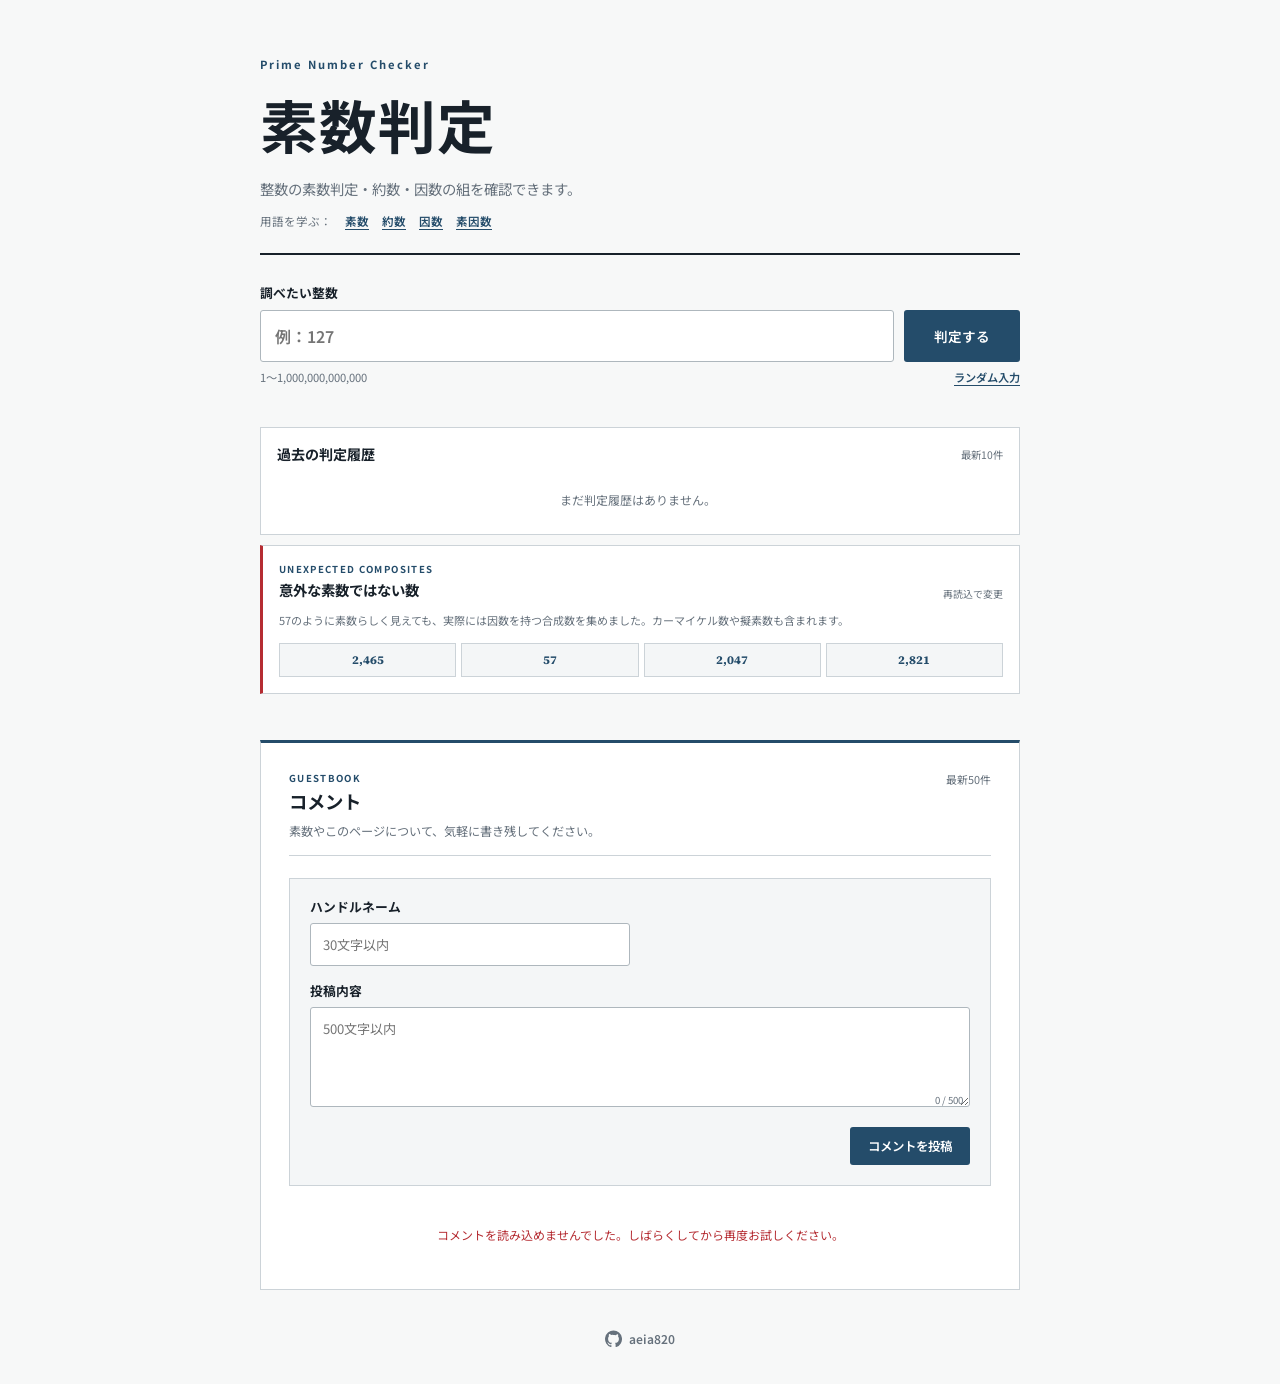
<file: index.html>
<!doctype html>
<html lang="ja">
<head>
  <meta charset="UTF-8">
  <meta name="viewport" content="width=device-width,initial-scale=1">
  <meta name="description" content="整数の素数判定、約数、素因数分解、周辺の素数分布を表示します。">
  <link rel="icon" href="favicon.svg" type="image/svg+xml">
  <title>素数判定</title>
  <link rel="stylesheet" href="style.css?v=20260802-6">
</head>
<body>
<main class="app-shell">
  <header class="page-header">
    <p class="series">Prime Number Checker</p>
    <h1 id="app-title">素数判定</h1>
    <p class="lead">整数の素数判定・約数・因数の組を確認できます。</p><nav class="term-links" aria-label="用語解説"><span>用語を学ぶ：</span><a href="guide.html#prime">素数</a><a href="guide.html#divisor">約数</a><a href="guide.html#factor">因数</a><a href="guide.html#prime-factor">素因数</a></nav>
  </header>

  <section class="search-panel" aria-labelledby="app-title">
    <form id="prime-form" novalidate>
      <label for="number-input">調べたい整数</label>
      <div class="input-row"><input id="number-input" name="number" type="text" inputmode="numeric" autocomplete="off" placeholder="例：127" aria-describedby="input-note error-message"><button type="submit">判定する</button></div>
      <div class="form-meta"><span id="input-note">1〜1,000,000,000,000</span><button class="random-button" id="random-button" type="button">ランダム入力</button></div>
      <p id="error-message" class="error" role="alert"></p>
      <section class="history-box" aria-labelledby="history-title">
        <div class="history-heading"><h2 id="history-title">過去の判定履歴</h2><span>最新10件</span></div>
        <ol id="history-list" class="history-list"><li class="empty-state">まだ判定履歴はありません。</li></ol>
      </section>
      <aside class="surprising-primes" aria-labelledby="surprising-primes-title">
        <div class="surprising-heading"><div><p class="section-kicker">UNEXPECTED COMPOSITES</p><h2 id="surprising-primes-title">意外な素数ではない数</h2></div><span>再読込で変更</span></div>
        <p>57のように素数らしく見えても、実際には因数を持つ合成数を集めました。カーマイケル数や擬素数も含まれます。</p>
        <div id="surprising-primes-list" class="surprising-primes-list"></div>
      </aside>
    </form>
  </section>

  <section id="result" class="result" aria-live="polite" hidden>
    <div class="result-top"><div id="result-icon" class="result-icon" aria-hidden="true">✓</div><div><p id="result-kicker" class="result-kicker"></p><h2 id="result-title"></h2></div></div>
    <p id="result-description" class="result-description"></p>
    <div class="number-profile" aria-labelledby="profile-title">
      <div class="section-heading"><h3 id="profile-title">数のプロフィール</h3><span id="profile-count"></span></div>
      <div id="profile-tags" class="profile-tags"></div>
    </div>
    <div id="certificate-area" class="certificate-area" hidden>
      <div class="certificate-mark" aria-hidden="true">∎</div>
      <div><div class="section-heading"><h3>素数証明書</h3><span>TRIAL DIVISION CERTIFICATE</span></div><p id="certificate-summary"></p><div id="certificate-details" class="certificate-details"></div></div>
    </div>
    <div id="divisor-area" class="divisor-area" hidden><div class="section-heading"><h3>約数</h3><span id="divisor-count"></span></div><div id="divisor-list" class="divisor-list"></div></div>
    <div class="number-detail">
      <div class="tabs" role="tablist" aria-label="因数の詳細">
        <button class="tab is-active" id="factor-tab" role="tab" aria-selected="true" aria-controls="factor-panel" data-tab-group="factor" data-tab-target="factor-panel">因数の組</button>
        <button class="tab" id="prime-factor-tab" role="tab" aria-selected="false" aria-controls="prime-factor-panel" data-tab-group="factor" data-tab-target="prime-factor-panel">素因数分解</button>
      </div>
      <div id="factor-panel" class="tab-panel" role="tabpanel" aria-labelledby="factor-tab"><div class="section-meta"><span id="factor-count"></span></div><div id="factor-list" class="factor-list"></div></div>
      <div id="prime-factor-panel" class="tab-panel" role="tabpanel" aria-labelledby="prime-factor-tab" hidden><div id="prime-factor-expression" class="formula"></div><p id="prime-factor-note" class="panel-note"></p></div>
    </div>
  </section>

  <section id="nearby-area" class="nearby-area" aria-labelledby="nearby-heading" hidden>
    <div class="tabs" role="tablist" aria-label="周辺の整数">
      <button class="tab is-active" id="nearby-integers-tab" role="tab" aria-selected="true" aria-controls="nearby-integers-panel" data-tab-group="nearby" data-tab-target="nearby-integers-panel">前後の整数</button>
      <button class="tab" id="nearby-primes-tab" role="tab" aria-selected="false" aria-controls="nearby-primes-panel" data-tab-group="nearby" data-tab-target="nearby-primes-panel">前後の素数</button>
    </div>
    <div id="nearby-integers-panel" class="tab-panel" role="tabpanel" aria-labelledby="nearby-integers-tab">
      <div class="section-heading"><h2 id="nearby-heading">前後の整数</h2><span id="nearby-count"></span></div>
      <div class="table-wrap"><table><thead><tr><th>位置</th><th>整数</th><th>判定</th></tr></thead><tbody id="nearby-body"></tbody></table></div>
      <p class="table-note"><span></span>赤色は素数を示します。</p>
    </div>
    <div id="nearby-primes-panel" class="tab-panel" role="tabpanel" aria-labelledby="nearby-primes-tab" hidden>
      <div class="prime-gap-grid"><article><p>直前の素数</p><strong id="previous-prime"></strong><span id="previous-gap"></span></article><article><p>直後の素数</p><strong id="next-prime"></strong><span id="next-gap"></span></article></div>
      <div class="gap-summary"><span>素数間隔</span><strong id="prime-gap"></strong><p id="gap-note"></p></div>
    </div>
  </section>

  <section id="visualization-area" class="visualization-area" aria-labelledby="visualization-title" hidden>
    <div class="section-heading"><div><p class="section-kicker">PRIME DISTRIBUTION</p><h2 id="visualization-title">周辺の素数分布</h2></div><span id="visualization-range"></span></div>
    <div id="prime-chart" class="prime-chart" role="img" aria-label="周辺の整数における素数の分布"></div>
    <div class="chart-legend"><span><i class="prime-key"></i>素数</span><span><i class="current-key"></i>現在値</span></div>
  </section>

  <section id="network-area" class="network-area" aria-labelledby="network-title" hidden>
    <div class="section-heading"><div><p class="section-kicker">DIVISOR NETWORK</p><h2 id="network-title">約数ネットワーク</h2></div><span id="network-count"></span></div>
    <div class="network-canvas"><svg id="divisor-network" viewBox="0 0 760 390" role="img" aria-labelledby="network-svg-title network-svg-description"><title id="network-svg-title">入力値と約数のネットワーク</title><desc id="network-svg-description">中央が入力値、周囲が約数です。赤色は素因数を示します。</desc></svg></div>
    <div class="chart-legend network-legend"><span><i class="divisor-key"></i>約数</span><span><i class="prime-key"></i>素因数</span><span><i class="current-key"></i>入力値</span></div>
    <p id="network-note" class="network-note"></p>
  </section>
  <section class="comments-area" aria-labelledby="comments-title">
    <div class="comments-header"><div><p class="section-kicker">GUESTBOOK</p><h2 id="comments-title">コメント</h2><p>素数やこのページについて、気軽に書き残してください。</p></div><span>最新50件</span></div>
    <form id="comment-form" class="comment-form" novalidate>
      <div class="comment-field"><label for="comment-name">ハンドルネーム</label><input id="comment-name" name="name" type="text" maxlength="30" autocomplete="nickname" placeholder="30文字以内" required></div>
      <div class="comment-field"><label for="comment-content">投稿内容</label><textarea id="comment-content" name="content" maxlength="500" rows="4" placeholder="500文字以内" required></textarea><span id="comment-counter">0 / 500</span></div>
      <input class="comment-honeypot" name="website" type="text" tabindex="-1" autocomplete="off" aria-hidden="true">
      <div class="comment-submit-row"><p id="comment-message" role="status"></p><button type="submit">コメントを投稿</button></div>
    </form>
    <div id="comments-list" class="comments-list" aria-live="polite"><p class="empty-state">コメントを読み込んでいます…</p></div>
  </section>

  <footer><a href="https://github.com/aeia820/prime-number-checker" target="_blank" rel="noopener noreferrer" aria-label="GitHubで aeia820/prime-number-checker を開く"><svg viewBox="0 0 24 24" aria-hidden="true"><path fill="currentColor" d="M12 .7a12 12 0 0 0-3.79 23.38c.6.11.82-.26.82-.58v-2.1c-3.34.73-4.04-1.42-4.04-1.42-.55-1.39-1.33-1.76-1.33-1.76-1.09-.74.08-.73.08-.73 1.2.09 1.84 1.24 1.84 1.24 1.07 1.84 2.81 1.31 3.5 1 .11-.78.42-1.31.76-1.61-2.67-.3-5.47-1.33-5.47-5.93 0-1.31.47-2.38 1.24-3.22-.12-.3-.54-1.52.12-3.18 0 0 1.01-.32 3.3 1.23A11.5 11.5 0 0 1 12 6.92c1.02 0 2.04.14 3 .4 2.29-1.55 3.3-1.23 3.3-1.23.66 1.66.24 2.88.12 3.18.77.84 1.23 1.91 1.23 3.22 0 4.61-2.81 5.62-5.48 5.92.43.37.81 1.1.81 2.22v2.87c0 .32.22.7.83.58A12 12 0 0 0 12 .7Z"/></svg><span>aeia820</span></a></footer>
</main>
<script src="script.js?v=20260802-8"></script>
<script src="comments.js?v=20260802-2"></script>
</body>
</html>
</file>
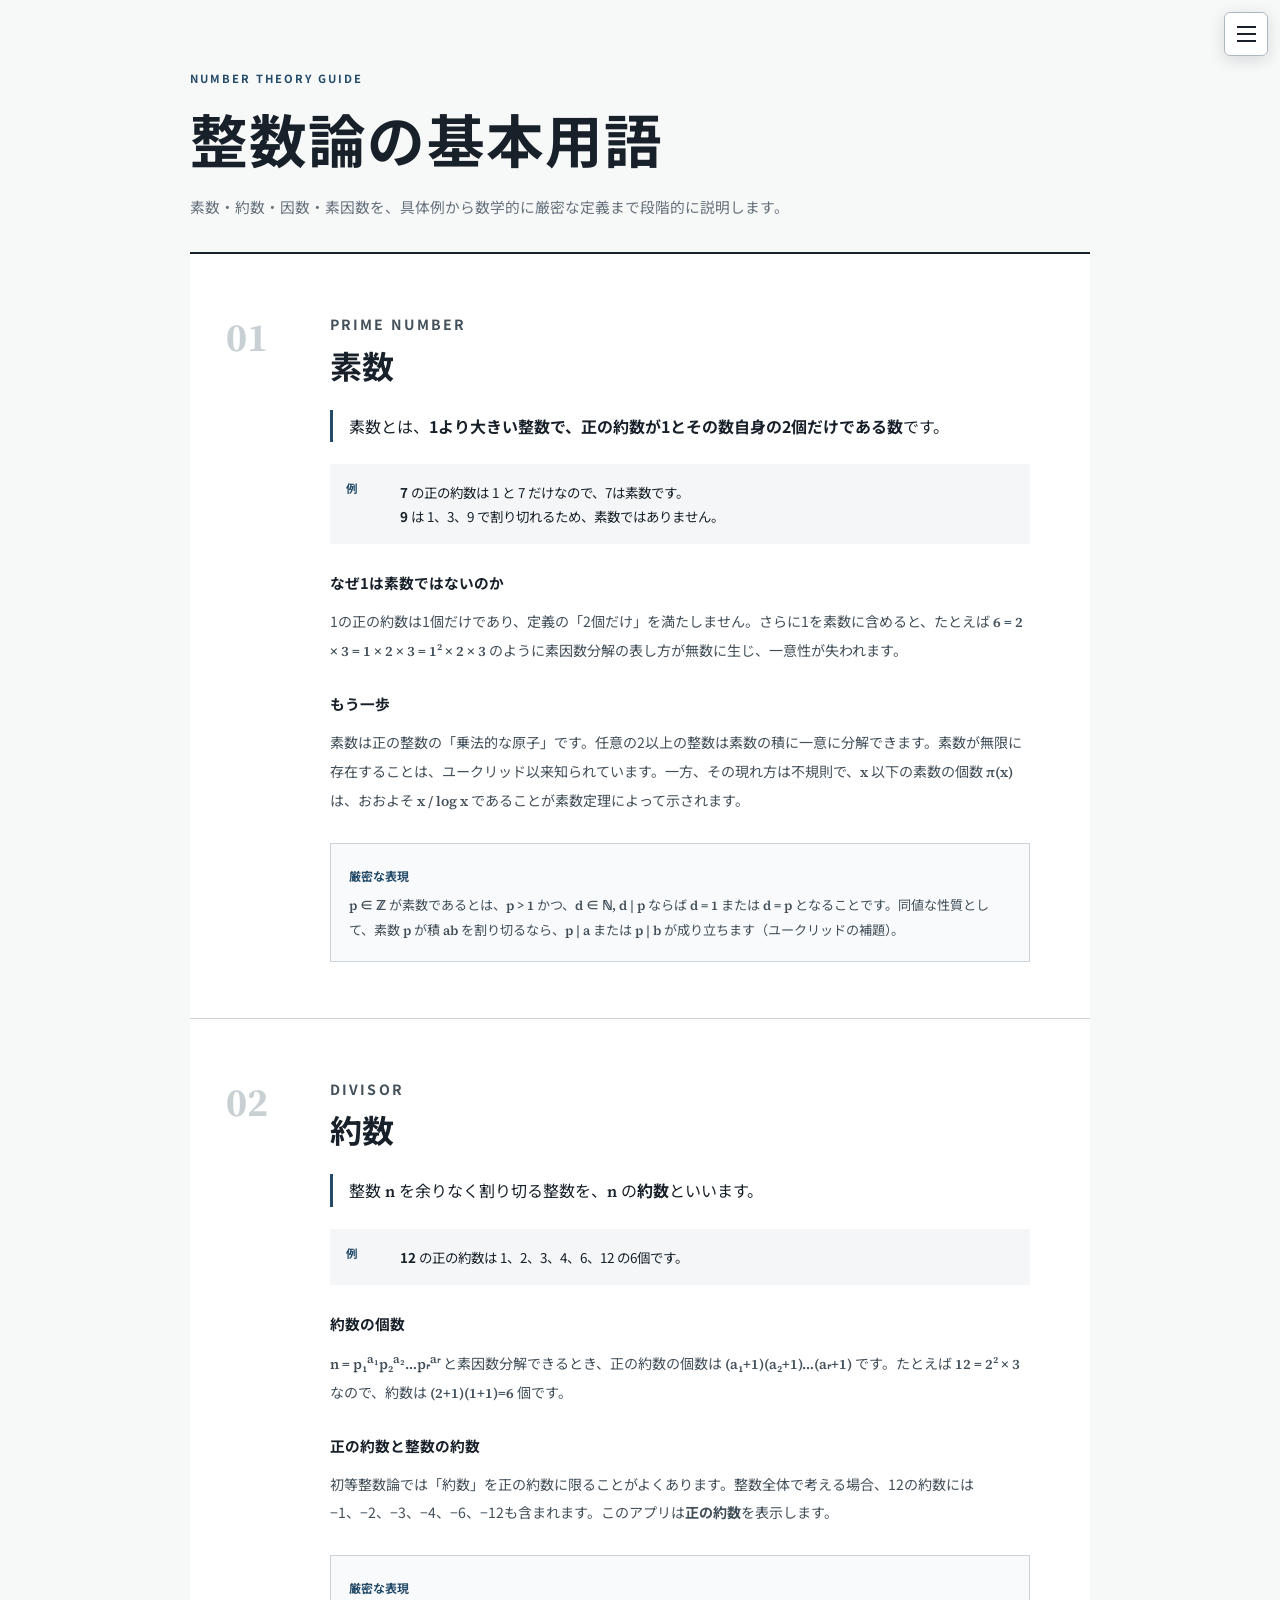
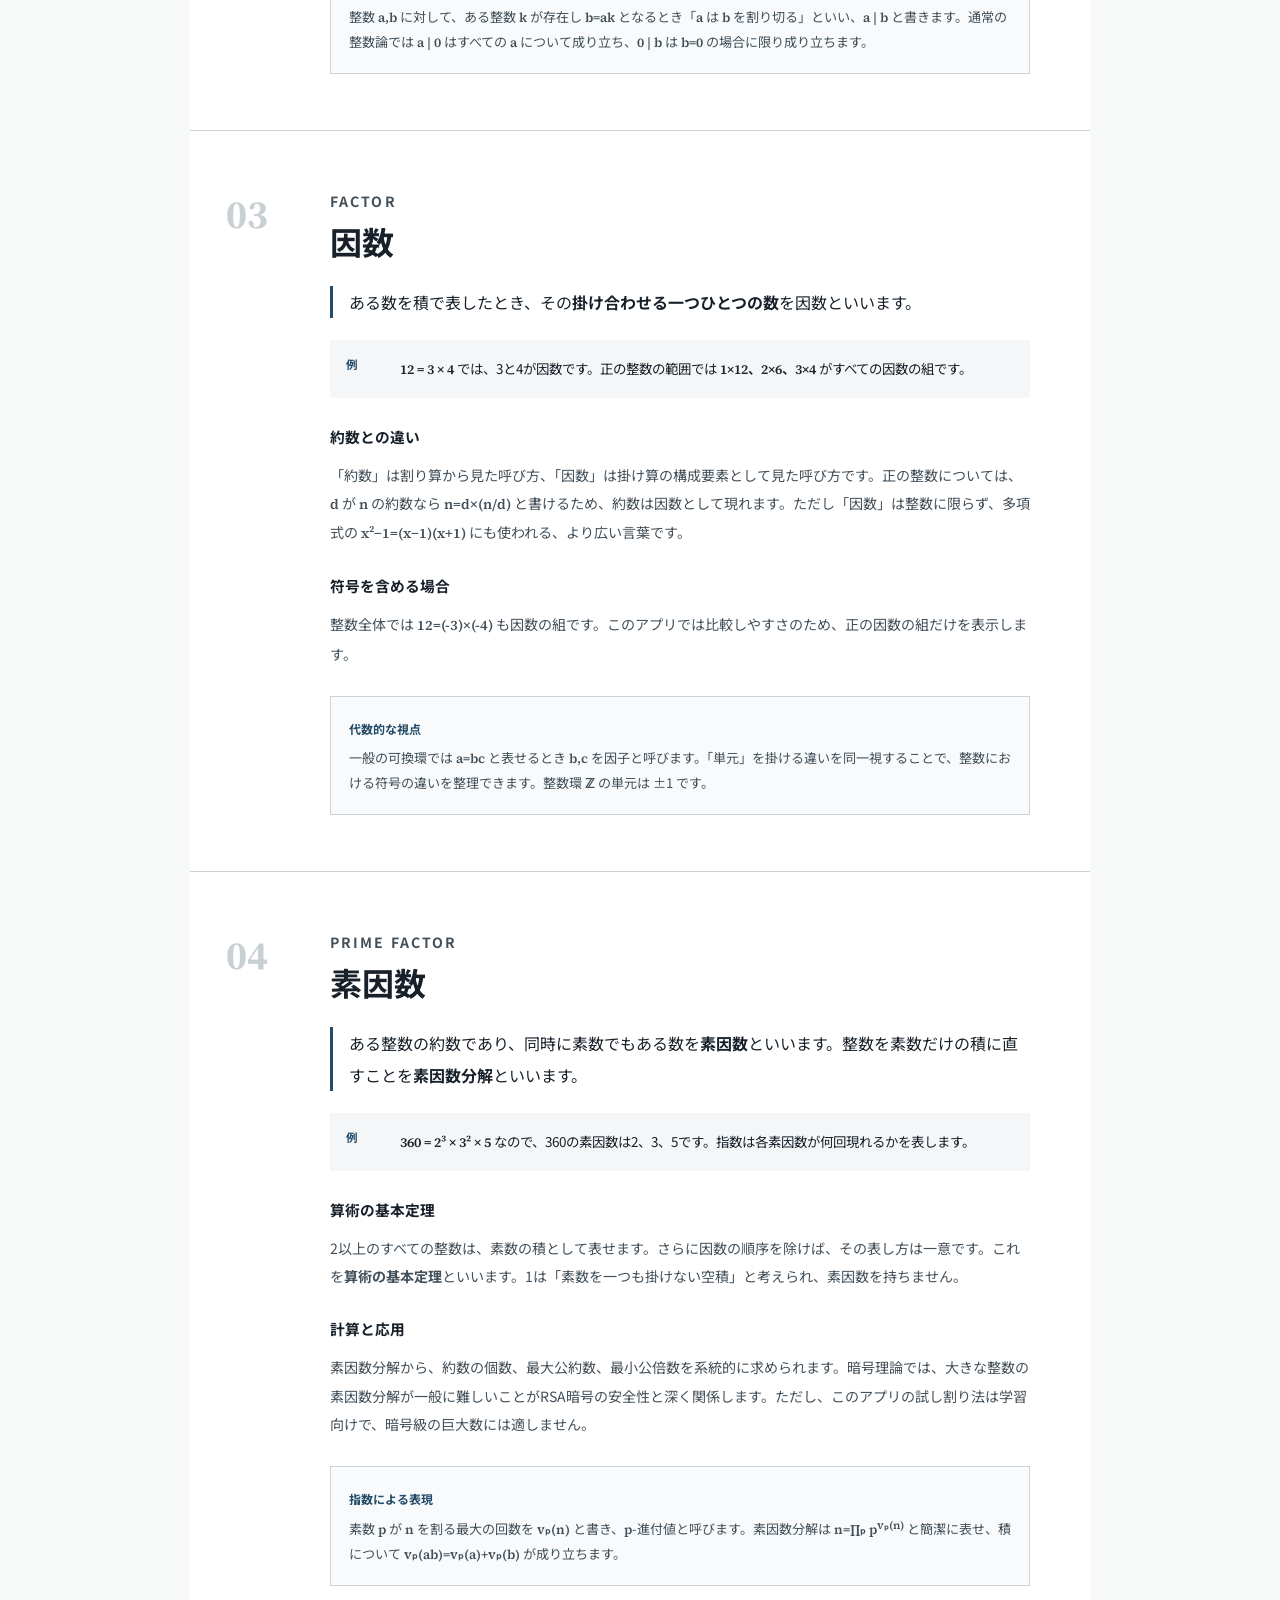
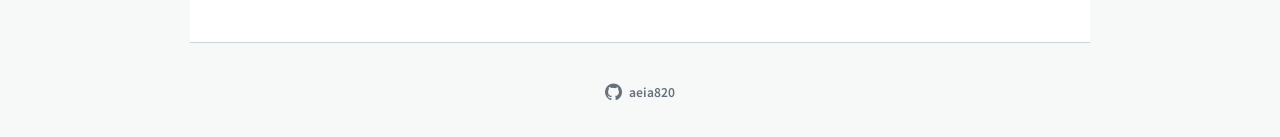
<file: guide.html>
<!doctype html>
<html lang="ja">
<head>
  <meta charset="UTF-8">
  <meta name="viewport" content="width=device-width,initial-scale=1">
  <meta name="description" content="素数・約数・因数・素因数を、直感から厳密な定義まで解説します。">
  <link rel="icon" href="favicon.svg" type="image/svg+xml">
  <title>整数論の基本用語｜素数判定</title>
  <link rel="stylesheet" href="style.css">
</head>
<body class="guide-page">
<main class="guide-shell">
  <nav class="floating-guide-menu" aria-label="解説ページメニュー" data-open="false">
    <button class="menu-toggle" type="button" aria-expanded="false" aria-controls="guide-menu-links" aria-label="解説メニューを開く"><span></span><span></span><span></span></button>
    <div class="floating-menu-links" id="guide-menu-links">
      <a class="floating-back" href="index.html"><span aria-hidden="true">←</span><span>素数判定へ戻る</span></a>
      <a href="#prime"><b>01</b><span>素数</span></a>
      <a href="#divisor"><b>02</b><span>約数</span></a>
      <a href="#factor"><b>03</b><span>因数</span></a>
      <a href="#prime-factor"><b>04</b><span>素因数</span></a>
    </div>
  </nav>

  <header class="guide-header">
    <p class="series">NUMBER THEORY GUIDE</p>
    <h1>整数論の基本用語</h1>
    <p class="guide-lead">素数・約数・因数・素因数を、具体例から数学的に厳密な定義まで段階的に説明します。</p>
  </header>

  <article class="guide-content">
    <section id="prime" class="term-section">
      <div class="term-number">01</div><div class="term-body">
        <p class="term-en">PRIME NUMBER</p><h2>素数</h2>
        <p class="definition">素数とは、<strong>1より大きい整数で、正の約数が1とその数自身の2個だけである数</strong>です。</p>
        <div class="example-box"><span>例</span><p><strong>7</strong> の正の約数は 1 と 7 だけなので、7は素数です。<br><strong>9</strong> は 1、3、9 で割り切れるため、素数ではありません。</p></div>
        <h3>なぜ1は素数ではないのか</h3><p>1の正の約数は1個だけであり、定義の「2個だけ」を満たしません。さらに1を素数に含めると、たとえば <span class="math">6 = 2 × 3 = 1 × 2 × 3 = 1² × 2 × 3</span> のように素因数分解の表し方が無数に生じ、一意性が失われます。</p>
        <h3>もう一歩</h3><p>素数は正の整数の「乗法的な原子」です。任意の2以上の整数は素数の積に一意に分解できます。素数が無限に存在することは、ユークリッド以来知られています。一方、その現れ方は不規則で、<span class="math">x</span> 以下の素数の個数 <span class="math">π(x)</span> は、おおよそ <span class="math">x / log x</span> であることが素数定理によって示されます。</p>
        <div class="rigor"><strong>厳密な表現</strong><p><span class="math">p ∈ ℤ</span> が素数であるとは、<span class="math">p &gt; 1</span> かつ、<span class="math">d ∈ ℕ, d | p</span> ならば <span class="math">d = 1</span> または <span class="math">d = p</span> となることです。同値な性質として、素数 <span class="math">p</span> が積 <span class="math">ab</span> を割り切るなら、<span class="math">p | a</span> または <span class="math">p | b</span> が成り立ちます（ユークリッドの補題）。</p></div>
      </div>
    </section>

    <section id="divisor" class="term-section">
      <div class="term-number">02</div><div class="term-body">
        <p class="term-en">DIVISOR</p><h2>約数</h2>
        <p class="definition">整数 <span class="math">n</span> を余りなく割り切る整数を、<span class="math">n</span> の<strong>約数</strong>といいます。</p>
        <div class="example-box"><span>例</span><p><strong>12</strong> の正の約数は 1、2、3、4、6、12 の6個です。</p></div>
        <h3>約数の個数</h3><p><span class="math">n = p₁<sup>a₁</sup>p₂<sup>a₂</sup>…pᵣ<sup>aᵣ</sup></span> と素因数分解できるとき、正の約数の個数は <span class="math">(a₁+1)(a₂+1)…(aᵣ+1)</span> です。たとえば <span class="math">12 = 2² × 3</span> なので、約数は <span class="math">(2+1)(1+1)=6</span> 個です。</p>
        <h3>正の約数と整数の約数</h3><p>初等整数論では「約数」を正の約数に限ることがよくあります。整数全体で考える場合、12の約数には −1、−2、−3、−4、−6、−12も含まれます。このアプリは<strong>正の約数</strong>を表示します。</p>
        <div class="rigor"><strong>厳密な表現</strong><p>整数 <span class="math">a,b</span> に対して、ある整数 <span class="math">k</span> が存在し <span class="math">b=ak</span> となるとき「<span class="math">a</span> は <span class="math">b</span> を割り切る」といい、<span class="math">a | b</span> と書きます。通常の整数論では <span class="math">a | 0</span> はすべての <span class="math">a</span> について成り立ち、<span class="math">0 | b</span> は <span class="math">b=0</span> の場合に限り成り立ちます。</p></div>
      </div>
    </section>

    <section id="factor" class="term-section">
      <div class="term-number">03</div><div class="term-body">
        <p class="term-en">FACTOR</p><h2>因数</h2>
        <p class="definition">ある数を積で表したとき、その<strong>掛け合わせる一つひとつの数</strong>を因数といいます。</p>
        <div class="example-box"><span>例</span><p><span class="math">12 = 3 × 4</span> では、3と4が因数です。正の整数の範囲では <span class="math">1×12、2×6、3×4</span> がすべての因数の組です。</p></div>
        <h3>約数との違い</h3><p>「約数」は割り算から見た呼び方、「因数」は掛け算の構成要素として見た呼び方です。正の整数については、<span class="math">d</span> が <span class="math">n</span> の約数なら <span class="math">n=d×(n/d)</span> と書けるため、約数は因数として現れます。ただし「因数」は整数に限らず、多項式の <span class="math">x²−1=(x−1)(x+1)</span> にも使われる、より広い言葉です。</p>
        <h3>符号を含める場合</h3><p>整数全体では <span class="math">12=(-3)×(-4)</span> も因数の組です。このアプリでは比較しやすさのため、正の因数の組だけを表示します。</p>
        <div class="rigor"><strong>代数的な視点</strong><p>一般の可換環では <span class="math">a=bc</span> と表せるとき <span class="math">b,c</span> を因子と呼びます。「単元」を掛ける違いを同一視することで、整数における符号の違いを整理できます。整数環 <span class="math">ℤ</span> の単元は ±1 です。</p></div>
      </div>
    </section>

    <section id="prime-factor" class="term-section">
      <div class="term-number">04</div><div class="term-body">
        <p class="term-en">PRIME FACTOR</p><h2>素因数</h2>
        <p class="definition">ある整数の約数であり、同時に素数でもある数を<strong>素因数</strong>といいます。整数を素数だけの積に直すことを<strong>素因数分解</strong>といいます。</p>
        <div class="example-box"><span>例</span><p><span class="math">360 = 2³ × 3² × 5</span> なので、360の素因数は2、3、5です。指数は各素因数が何回現れるかを表します。</p></div>
        <h3>算術の基本定理</h3><p>2以上のすべての整数は、素数の積として表せます。さらに因数の順序を除けば、その表し方は一意です。これを<strong>算術の基本定理</strong>といいます。1は「素数を一つも掛けない空積」と考えられ、素因数を持ちません。</p>
        <h3>計算と応用</h3><p>素因数分解から、約数の個数、最大公約数、最小公倍数を系統的に求められます。暗号理論では、大きな整数の素因数分解が一般に難しいことがRSA暗号の安全性と深く関係します。ただし、このアプリの試し割り法は学習向けで、暗号級の巨大数には適しません。</p>
        <div class="rigor"><strong>指数による表現</strong><p>素数 <span class="math">p</span> が <span class="math">n</span> を割る最大の回数を <span class="math">vₚ(n)</span> と書き、<span class="math">p</span>-進付値と呼びます。素因数分解は <span class="math">n=∏ₚ p<sup>vₚ(n)</sup></span> と簡潔に表せ、積について <span class="math">vₚ(ab)=vₚ(a)+vₚ(b)</span> が成り立ちます。</p></div>
      </div>
    </section>
  </article>

  <footer><a href="https://github.com/aeia820/prime-number-checker" target="_blank" rel="noopener noreferrer"><svg viewBox="0 0 24 24" aria-hidden="true"><path fill="currentColor" d="M12 .7a12 12 0 0 0-3.79 23.38c.6.11.82-.26.82-.58v-2.1c-3.34.73-4.04-1.42-4.04-1.42-.55-1.39-1.33-1.76-1.33-1.76-1.09-.74.08-.73.08-.73 1.2.09 1.84 1.24 1.84 1.24 1.07 1.84 2.81 1.31 3.5 1 .11-.78.42-1.31.76-1.61-2.67-.3-5.47-1.33-5.47-5.93 0-1.31.47-2.38 1.24-3.22-.12-.3-.54-1.52.12-3.18 0 0 1.01-.32 3.3 1.23A11.5 11.5 0 0 1 12 6.92c1.02 0 2.04.14 3 .4 2.29-1.55 3.3-1.23 3.3-1.23.66 1.66.24 2.88.12 3.18.77.84 1.23 1.91 1.23 3.22 0 4.61-2.81 5.62-5.48 5.92.43.37.81 1.1.81 2.22v2.87c0 .32.22.7.83.58A12 12 0 0 0 12 .7Z"/></svg><span>aeia820</span></a></footer>
</main>
<script src="guide-menu.js"></script>
</body>
</html>
</file>
<file: style.css>
@import url('https://fonts.googleapis.com/css2?family=Noto+Sans+JP:wght@400;600;700&family=Source+Serif+4:wght@600;700&display=swap');
:root{color-scheme:light;--ink:#18212a;--muted:#66717c;--line:#ccd3d8;--paper:#fff;--soft:#f4f6f7;--accent:#244c6a;--prime:#b52c32;--prime-soft:#fff0f0}*{box-sizing:border-box}body{min-height:100vh;margin:0;color:var(--ink);background:#f7f8f8;font-family:"Noto Sans JP",sans-serif}.app-shell{width:min(760px,calc(100% - 32px));margin:auto;padding:56px 0 32px}.page-header{padding-bottom:24px;border-bottom:2px solid var(--ink)}.series{margin:0 0 10px;color:var(--accent);font-size:.7rem;font-weight:700;letter-spacing:.18em}h1{margin:0;font:700 clamp(2.2rem,7vw,3.6rem) "Source Serif 4","Noto Sans JP",serif;letter-spacing:.02em}.lead{margin:10px 0 0;color:var(--muted);font-size:.9rem}.search-panel{padding:28px 0}label{display:block;margin-bottom:8px;font-size:.8rem;font-weight:700}.input-row{display:flex;gap:10px}input{min-width:0;flex:1;padding:13px 14px;border:1px solid #aeb7bd;border-radius:3px;outline:none;background:var(--paper);font:600 1rem "Noto Sans JP",sans-serif}input:focus{border-color:var(--accent);box-shadow:0 0 0 2px #244c6a1f}.input-row button{min-width:116px;border:0;border-radius:3px;background:var(--accent);color:#fff;cursor:pointer;font:600 .85rem "Noto Sans JP",sans-serif}.form-meta{display:flex;justify-content:space-between;margin-top:7px;color:var(--muted);font-size:.7rem}.random-button{padding:0;border:0;border-bottom:1px solid currentColor;background:transparent;color:var(--accent);cursor:pointer;font:600 .7rem "Noto Sans JP",sans-serif}.error{min-height:1.3em;margin:7px 0 0;color:var(--prime);font-size:.78rem}.result,.nearby-area{margin-top:18px;padding:24px;border:1px solid var(--line);background:var(--paper)}.result{border-top:4px solid var(--accent)}.result.composite{border-top-color:#747f87}.result-top{display:flex;align-items:center;gap:14px}.result-icon{display:grid;width:42px;height:42px;place-items:center;border:1px solid var(--accent);border-radius:50%;color:var(--accent);font-weight:700}.composite .result-icon{border-color:#747f87;color:#747f87}.result-kicker{margin:0 0 3px;color:var(--muted);font-size:.65rem;font-weight:700;letter-spacing:.12em}.result h2{margin:0;font:700 1.5rem "Source Serif 4","Noto Sans JP",serif}.result-description{margin:16px 0 0;color:var(--muted);font-size:.88rem;line-height:1.75}.divisor-area,.factor-area{margin-top:22px;padding-top:18px;border-top:1px solid var(--line)}.section-heading{display:flex;align-items:baseline;justify-content:space-between;gap:16px}.section-heading h2,.section-heading h3{margin:0 0 13px;font:700 1rem "Source Serif 4","Noto Sans JP",serif}.section-heading span{color:var(--muted);font-size:.7rem}.divisor-list{display:flex;flex-wrap:wrap;gap:6px}.divisor-list span{padding:5px 9px;border:1px solid var(--line);background:var(--soft);font-size:.77rem}.factor-list{display:grid;grid-template-columns:repeat(auto-fit,minmax(180px,1fr));gap:7px}.factor-list div{padding:9px 11px;border-left:3px solid var(--accent);background:var(--soft);font:600 .8rem "Source Serif 4","Noto Sans JP",serif}.nearby-area>.section-heading{border-bottom:1px solid var(--line)}.nearby-area .section-heading h2{font-size:1.15rem}.table-wrap{overflow-x:auto}table{width:100%;border-collapse:collapse;font-size:.82rem}th,td{padding:10px 12px;border-bottom:1px solid #e1e5e7;text-align:left}th{color:var(--muted);background:var(--soft);font-size:.7rem}td:nth-child(2){font-family:"Source Serif 4",serif;font-weight:700}tr.is-prime td{color:var(--prime);background:var(--prime-soft);font-weight:700}.table-note{margin:12px 0 0;color:var(--muted);font-size:.68rem}.table-note span{display:inline-block;width:9px;height:9px;margin-right:5px;background:var(--prime)}footer{margin-top:38px;text-align:center}footer a{display:inline-flex;align-items:center;gap:7px;color:#66717c;text-decoration:none;font:600 .75rem "Noto Sans JP",sans-serif}footer a:hover{color:var(--ink);text-decoration:underline}footer svg{width:17px;height:17px}@media(max-width:520px){.app-shell{padding-top:32px}.input-row{display:block}.input-row button{width:100%;min-height:46px;margin-top:8px}.result,.nearby-area{padding:18px 14px}.factor-list{grid-template-columns:1fr}}


/* Tabs and extended number theory panels */
.number-detail{margin-top:22px;padding-top:18px;border-top:1px solid var(--line)}
.tabs{display:flex;gap:0;margin-bottom:18px;border-bottom:1px solid var(--line)}
.tab{margin-bottom:-1px;padding:10px 17px;border:0;border-bottom:2px solid transparent;background:transparent;color:var(--muted);cursor:pointer;font:600 .8rem "Noto Sans JP",sans-serif}
.tab:hover{color:var(--accent)}
.tab.is-active{border-bottom-color:var(--accent);color:var(--accent)}
.tab:focus-visible{outline:2px solid var(--accent);outline-offset:2px}
.tab-panel[hidden]{display:none}
.section-meta{display:flex;justify-content:flex-end;min-height:20px;color:var(--muted);font-size:.7rem}
.formula{padding:24px;border:1px solid var(--line);background:var(--soft);text-align:center;font:700 clamp(1.2rem,4vw,1.7rem) "Source Serif 4","Noto Sans JP",serif;overflow-wrap:anywhere}
.panel-note{margin:10px 0 0;color:var(--muted);font-size:.75rem;text-align:center}
.nearby-area{padding-top:12px}
.nearby-area>.tabs{margin-left:-4px;margin-right:-4px}
.nearby-area .tab-panel>.section-heading{border-bottom:1px solid var(--line)}
.prime-gap-grid{display:grid;grid-template-columns:1fr 1fr;gap:12px}
.prime-gap-grid article{padding:18px;border:1px solid var(--line);background:var(--soft)}
.prime-gap-grid p{margin:0 0 8px;color:var(--muted);font-size:.72rem}
.prime-gap-grid strong{display:block;color:var(--prime);font:700 1.65rem "Source Serif 4",serif}
.prime-gap-grid span{display:block;margin-top:5px;color:var(--muted);font-size:.75rem}
.gap-summary{margin-top:12px;padding:17px;border-left:3px solid var(--accent);background:#eef3f6}
.gap-summary>span{color:var(--muted);font-size:.7rem}
.gap-summary strong{margin-left:8px;font:700 1.15rem "Source Serif 4",serif}
.gap-summary p{margin:7px 0 0;color:var(--muted);font-size:.76rem}
.visualization-area{margin-top:18px;padding:24px;border:1px solid var(--line);background:var(--paper)}
.visualization-area .section-heading{align-items:flex-end;border-bottom:1px solid var(--line)}
.visualization-area h2{margin-bottom:13px;font-size:1.15rem}
.section-kicker{margin:0 0 3px;color:var(--accent);font-size:.6rem;font-weight:700;letter-spacing:.14em}
.prime-chart{display:grid;grid-template-columns:repeat(41,minmax(13px,1fr));align-items:end;gap:3px;min-height:168px;padding:24px 0 31px;border-bottom:1px solid #aeb7bd;overflow-x:auto}
.chart-point{position:relative;display:flex;min-width:13px;height:104px;align-items:flex-end;justify-content:center}
.chart-bar{width:100%;max-width:15px;height:28px;background:#d9dee1;transition:height .2s}
.chart-point.is-prime .chart-bar{height:82px;background:var(--prime)}
.chart-point.is-current .chart-bar{outline:3px solid var(--accent);outline-offset:2px}
.chart-label{position:absolute;bottom:-24px;left:50%;color:var(--muted);font:600 .58rem "Source Serif 4",serif;transform:translateX(-50%);white-space:nowrap}
.chart-point:not(:nth-child(5n+1)):not(.is-current) .chart-label{display:none}
.chart-point.is-current .chart-label{color:var(--accent);font-weight:700}
.chart-legend{display:flex;gap:18px;margin-top:14px;color:var(--muted);font-size:.68rem}
.chart-legend span{display:flex;align-items:center;gap:6px}
.chart-legend i{display:inline-block;width:10px;height:10px}
.prime-key{background:var(--prime)}
.current-key{border:2px solid var(--accent);background:#d9dee1}
@media(max-width:520px){.tab{flex:1;padding:10px 6px}.prime-gap-grid{grid-template-columns:1fr}.visualization-area{padding:18px 14px}.prime-chart{grid-template-columns:repeat(41,13px)}}

/* Glossary links */
.term-links{display:flex;flex-wrap:wrap;align-items:center;gap:7px 13px;margin-top:14px;color:var(--muted);font-size:.72rem}
.term-links a{color:var(--accent);font-weight:600;text-underline-offset:3px}

/* Responsive chart scale: never introduces horizontal scrolling */
.prime-chart{grid-template-columns:repeat(41,minmax(0,1fr));overflow:hidden}
.chart-point{min-width:0}
.chart-bar{min-width:2px}
.chart-label{font-size:clamp(.46rem,1.15vw,.58rem)}

/* Explanatory guide */
.guide-shell{width:min(900px,calc(100% - 32px));margin:auto;padding:48px 0 32px}
.guide-header{padding-bottom:32px;border-bottom:2px solid var(--ink)}
.back-link{display:inline-block;margin-bottom:32px;color:var(--accent);font-size:.78rem;font-weight:600;text-decoration:none}
.back-link:hover{text-decoration:underline}
.guide-lead{max-width:650px;margin:12px 0 0;color:var(--muted);line-height:1.8;font-size:.92rem}
.guide-nav{display:grid;grid-template-columns:repeat(4,1fr);margin-top:28px;border:1px solid var(--line)}
.guide-nav a{padding:13px;border-right:1px solid var(--line);color:var(--accent);font-size:.75rem;font-weight:600;text-align:center;text-decoration:none}
.guide-nav a:last-child{border-right:0}.guide-nav a:hover{background:var(--soft)}
.guide-content{background:var(--paper)}
.term-section{display:grid;grid-template-columns:80px 1fr;gap:24px;padding:56px 36px;border-bottom:1px solid var(--line);scroll-margin-top:18px}
.term-number{color:#c9d0d4;font:700 2.5rem "Source Serif 4",serif}
.term-body{max-width:700px}.term-en{margin:0;color:var(--accent);font-size:.62rem;font-weight:700;letter-spacing:.15em}.term-body h2{margin:3px 0 20px;font:700 2rem "Source Serif 4","Noto Sans JP",serif}.term-body h3{margin:28px 0 8px;font-size:.92rem}.term-body>p{color:#43505a;font-size:.88rem;line-height:2}.definition{padding-left:16px;border-left:3px solid var(--accent);color:var(--ink)!important;font-size:1rem!important}.math{font-family:"Source Serif 4","Noto Sans JP",serif;font-weight:600}.example-box{display:grid;grid-template-columns:42px 1fr;gap:12px;margin:22px 0;padding:16px;background:var(--soft)}.example-box>span{color:var(--accent);font-size:.72rem;font-weight:700}.example-box p{margin:0;font-size:.84rem;line-height:1.8}.rigor{margin-top:28px;padding:18px;border:1px solid var(--line);background:#f8fafb}.rigor>strong{color:var(--accent);font-size:.75rem}.rigor p{margin:7px 0 0;color:#43505a;font-size:.82rem;line-height:1.9}
@media(max-width:600px){.term-links>span{width:100%}.guide-shell{padding-top:28px}.guide-nav{grid-template-columns:1fr 1fr}.guide-nav a:nth-child(2){border-right:0}.guide-nav a:nth-child(-n+2){border-bottom:1px solid var(--line)}.term-section{grid-template-columns:1fr;gap:5px;padding:38px 20px}.term-number{font-size:1.4rem}.term-body h2{font-size:1.65rem}.prime-chart{gap:1px}.chart-point:not(.is-current) .chart-label{display:none}}

/* Floating guide navigation */
.guide-shell{padding-bottom:112px}
.floating-guide-menu{position:fixed;z-index:20;left:50%;bottom:18px;display:flex;align-items:stretch;padding:5px;border:1px solid #b9c1c6;border-radius:9px;background:rgba(255,255,255,.96);box-shadow:0 8px 30px rgba(24,33,42,.18);transform:translateX(-50%);backdrop-filter:blur(10px)}
.floating-guide-menu a{display:flex;align-items:center;gap:6px;padding:10px 15px;border-right:1px solid var(--line);color:var(--ink);font-size:.73rem;font-weight:600;text-decoration:none;white-space:nowrap}
.floating-guide-menu a:last-child{border-right:0}
.floating-guide-menu a:hover,.floating-guide-menu a:focus-visible{border-radius:5px;background:var(--soft);color:var(--accent);outline:none}
.floating-guide-menu b{color:var(--accent);font:700 .62rem "Source Serif 4",serif}
.floating-guide-menu .floating-back{padding-left:13px;color:var(--accent)}
.term-section{scroll-margin-top:20px;scroll-margin-bottom:100px}
@media(max-width:600px){.guide-shell{padding-bottom:100px}.floating-guide-menu{bottom:10px;width:calc(100% - 20px);justify-content:stretch;padding:4px}.floating-guide-menu a{min-width:0;flex:1;flex-direction:column;gap:2px;padding:7px 3px;border-right:0;text-align:center;font-size:.64rem}.floating-guide-menu .floating-back{flex:1.55;padding:7px 3px}.floating-guide-menu .floating-back span:first-child{display:none}.floating-guide-menu b{font-size:.55rem}}

/* Chart layering and adaptive mobile axis labels */
.chart-point{isolation:isolate}
.chart-point.is-current{z-index:10}
.chart-point.is-current .chart-bar{position:relative;z-index:10;outline:3px solid var(--accent);outline-offset:2px}
@media(max-width:380px){
  .prime-chart .chart-point .chart-label{display:none!important}
  .prime-chart .chart-point:nth-child(5n+1) .chart-label,.prime-chart .chart-point.is-current .chart-label{display:block!important}
}
@media(min-width:381px) and (max-width:600px){
  .prime-chart .chart-point .chart-label{display:none!important}
  .prime-chart .chart-point:nth-child(4n+1) .chart-label,.prime-chart .chart-point.is-current .chart-label{display:block!important}
}

.prime-chart{padding-left:4px;padding-right:4px}

/* Device-specific guide menu placement */
.guide-page{padding-right:190px}
.guide-page .guide-shell{width:min(900px,calc(100% - 32px));margin-left:auto;margin-right:auto;padding-bottom:32px}
.floating-guide-menu{inset:auto 18px 22px auto;width:158px;padding:5px;border-radius:7px;transform:none}
.menu-toggle{display:none}
.floating-menu-links{display:flex;flex-direction:column;width:100%}
.floating-guide-menu .floating-menu-links a{width:100%;justify-content:flex-start;padding:10px 11px;border-right:0;border-bottom:1px solid var(--line)}
.floating-guide-menu .floating-menu-links a:last-child{border-bottom:0}
.floating-guide-menu .floating-menu-links b{min-width:18px}
.floating-guide-menu .floating-menu-links .floating-back{padding:11px 9px;font-size:.68rem}
@media(max-width:700px){
  .guide-page{padding-right:0}
  .guide-page .guide-shell{width:min(100% - 32px,900px);padding-top:70px;padding-bottom:32px}
  .floating-guide-menu{inset:12px 12px auto auto;width:auto;padding:0;border:0;background:transparent;box-shadow:none;backdrop-filter:none}
  .menu-toggle{display:flex;width:44px;height:44px;flex-direction:column;align-items:center;justify-content:center;gap:5px;border:1px solid #aeb7bd;border-radius:6px;background:rgba(255,255,255,.97);box-shadow:0 4px 16px rgba(24,33,42,.14);cursor:pointer}
  .menu-toggle span{display:block;width:19px;height:2px;background:var(--ink);transition:transform .2s,opacity .2s}
  .floating-guide-menu[data-open="true"] .menu-toggle span:nth-child(1){transform:translateY(7px) rotate(45deg)}
  .floating-guide-menu[data-open="true"] .menu-toggle span:nth-child(2){opacity:0}
  .floating-guide-menu[data-open="true"] .menu-toggle span:nth-child(3){transform:translateY(-7px) rotate(-45deg)}
  .floating-menu-links{position:absolute;top:51px;right:0;display:none;width:190px;padding:5px;border:1px solid #b9c1c6;border-radius:7px;background:#fff;box-shadow:0 8px 30px rgba(24,33,42,.2)}
  .floating-guide-menu[data-open="true"] .floating-menu-links{display:flex}
  .floating-guide-menu .floating-menu-links a{flex-direction:row;padding:11px 10px;text-align:left;font-size:.72rem}
  .floating-guide-menu .floating-menu-links .floating-back{flex:1;padding:11px 8px}
  .floating-guide-menu .floating-menu-links .floating-back span:first-child{display:inline}
}

/* Unified top-right hamburger navigation for every viewport */
.guide-page{padding-right:0}
.guide-page .guide-shell{width:min(900px,calc(100% - 32px));margin-left:auto;margin-right:auto;padding-top:70px;padding-bottom:32px}
.floating-guide-menu{inset:12px 12px auto auto;width:auto;padding:0;border:0;border-radius:0;background:transparent;box-shadow:none;transform:none;backdrop-filter:none}
.menu-toggle{display:flex;width:44px;height:44px;flex-direction:column;align-items:center;justify-content:center;gap:5px;border:1px solid #aeb7bd;border-radius:6px;background:rgba(255,255,255,.97);box-shadow:0 4px 16px rgba(24,33,42,.14);cursor:pointer}
.menu-toggle span{display:block;width:19px;height:2px;background:var(--ink);transition:transform .2s,opacity .2s}
.floating-guide-menu[data-open="true"] .menu-toggle span:nth-child(1){transform:translateY(7px) rotate(45deg)}
.floating-guide-menu[data-open="true"] .menu-toggle span:nth-child(2){opacity:0}
.floating-guide-menu[data-open="true"] .menu-toggle span:nth-child(3){transform:translateY(-7px) rotate(-45deg)}
.floating-menu-links{position:absolute;top:51px;right:0;display:none;width:190px;padding:5px;border:1px solid #b9c1c6;border-radius:7px;background:#fff;box-shadow:0 8px 30px rgba(24,33,42,.2)}
.floating-guide-menu[data-open="true"] .floating-menu-links{display:flex;flex-direction:column}
.floating-guide-menu .floating-menu-links a{display:flex;width:100%;flex-direction:row;justify-content:flex-start;gap:6px;padding:11px 10px;border-right:0;border-bottom:1px solid var(--line);text-align:left;font-size:.72rem}
.floating-guide-menu .floating-menu-links a:last-child{border-bottom:0}
.floating-guide-menu .floating-menu-links .floating-back{flex:1;padding:11px 8px}
.floating-guide-menu .floating-menu-links .floating-back span:first-child{display:inline}

/* Recent checks */
.history-box{margin-top:18px;padding:16px;border:1px solid var(--line);background:var(--paper)}
.history-heading{display:flex;align-items:center;justify-content:space-between;margin-bottom:10px}
.history-heading h2{margin:0;font:700 .88rem "Source Serif 4","Noto Sans JP",serif}
.history-heading button{padding:0;border:0;border-bottom:1px solid currentColor;background:transparent;color:var(--muted);cursor:pointer;font:600 .65rem "Noto Sans JP",sans-serif}
.history-list{display:grid;grid-template-columns:1fr 1fr;gap:5px;margin:0;padding:0;list-style:none}
.history-list li a{display:grid;width:100%;grid-template-columns:1fr auto auto;align-items:center;gap:9px;padding:8px 10px;border:0;background:var(--soft);color:var(--ink);cursor:pointer;text-align:left;text-decoration:none}
.history-list li a:hover{background:#e9eef0}
.history-list strong{font-family:"Source Serif 4",serif;font-size:.85rem}.history-list span{color:var(--muted);font-size:.65rem}.history-list .history-prime{color:var(--prime);font-weight:700}.history-list time{color:#899198;font-size:.6rem}.history-list .empty-state{grid-column:1/-1}
.empty-state{margin:0;padding:16px;color:var(--muted);font-size:.75rem;text-align:center}

/* Public comments */
.comments-area{margin-top:18px;padding:24px;border:1px solid var(--line);background:var(--paper)}
.comments-header{display:flex;align-items:flex-end;justify-content:space-between;padding-bottom:15px;border-bottom:1px solid var(--line)}
.comments-header h2{margin:2px 0 0;font:700 1.15rem "Source Serif 4","Noto Sans JP",serif}.comments-header>span{color:var(--muted);font-size:.68rem}
.comment-form{display:grid;grid-template-columns:180px 1fr;gap:14px;margin-top:20px;padding-bottom:22px;border-bottom:1px solid var(--line)}
.comment-field{position:relative}.comment-field label{margin-bottom:7px}.comment-field input,.comment-field textarea{width:100%;padding:11px 12px;border:1px solid #aeb7bd;border-radius:3px;outline:none;background:#fff;color:var(--ink);font:400 .82rem "Noto Sans JP",sans-serif;resize:vertical}.comment-field input:focus,.comment-field textarea:focus{border-color:var(--accent);box-shadow:0 0 0 2px #244c6a1f}.comment-field textarea{min-height:96px}.comment-field>span{position:absolute;right:7px;bottom:5px;color:var(--muted);font-size:.6rem}.comment-honeypot{position:absolute!important;left:-9999px!important;width:1px!important;height:1px!important;opacity:0!important}
.comment-submit-row{display:flex;grid-column:1/-1;align-items:center;justify-content:flex-end;gap:15px}.comment-submit-row p{flex:1;margin:0;color:var(--muted);font-size:.72rem}.comment-submit-row button{padding:10px 18px;border:0;border-radius:3px;background:var(--accent);color:#fff;cursor:pointer;font:600 .78rem "Noto Sans JP",sans-serif}.comment-submit-row button:disabled{cursor:wait;opacity:.6}
.comments-list{display:grid;gap:0}.comment-item{padding:18px 2px;border-bottom:1px solid #e1e5e7}.comment-item:last-child{border-bottom:0}.comment-item header{display:flex;align-items:baseline;justify-content:space-between;gap:12px}.comment-item strong{font-size:.8rem}.comment-item time{color:var(--muted);font-size:.65rem}.comment-item p{margin:9px 0 0;color:#43505a;font-size:.82rem;line-height:1.8;white-space:pre-wrap;overflow-wrap:anywhere}.comment-error{margin:0;padding:18px;color:var(--prime);font-size:.75rem;text-align:center}
@media(max-width:600px){.history-list{grid-template-columns:1fr}.comments-area{padding:18px 14px}.comment-form{grid-template-columns:1fr}.comment-submit-row{align-items:flex-end;flex-direction:column}.comment-submit-row p{width:100%}.comment-submit-row button{width:100%}.comment-item header{align-items:flex-start;flex-direction:column;gap:3px}}


/* Refined history and guestbook layout */
.history-heading>span{color:var(--muted);font-size:.65rem}
.comments-area{border-top:3px solid var(--accent);padding:28px}
.comments-header{align-items:flex-start}
.comments-header>div>p:last-child{margin:7px 0 0;color:var(--muted);font-size:.76rem}
.comment-form{display:block;margin-top:22px;padding:18px 20px 20px;border:1px solid var(--line);background:var(--soft)}
.comment-field{margin-bottom:15px}
.comment-field:first-child{max-width:320px}
.comment-field input,.comment-field textarea{background:var(--paper)}
.comment-submit-row{display:flex;margin-top:4px}
.comments-list{gap:10px;margin-top:22px}
.comment-item{padding:17px 18px;border:1px solid var(--line);background:#fff}
.comment-item:last-child{border-bottom:1px solid var(--line)}
.comment-item header{justify-content:flex-start;gap:10px}
.comment-avatar{display:grid;width:34px;height:34px;flex:0 0 34px;place-items:center;border-radius:50%;background:#e8eef2;color:var(--accent);font:700 .8rem "Source Serif 4","Noto Sans JP",serif}
.comment-meta{display:flex;min-width:0;flex-direction:column;gap:2px}
.comment-meta strong{font-size:.78rem}.comment-meta time{color:var(--muted);font-size:.62rem}
.comment-item>p{margin:11px 0 0 44px}
@media(max-width:600px){.comments-area{padding:20px 14px}.comment-form{padding:16px 13px}.comment-submit-row{align-items:stretch}.comment-item{padding:15px 13px}.comment-item>p{margin-left:0}.history-list li a{grid-template-columns:1fr auto}.history-list time{grid-column:1/-1}}

/* Prime distribution as an equal-weight number-line plot */
.prime-chart{align-items:center;min-height:148px;padding-top:28px;padding-bottom:50px}
.prime-chart .chart-point{height:38px;align-items:center}
.prime-chart .chart-point .chart-bar,.prime-chart .chart-point.is-prime .chart-bar{height:24px;background:#d9dee1}
.prime-chart .chart-point.is-prime .chart-bar{background:var(--prime)}
.prime-chart .chart-label{bottom:-31px;transform:translateX(-50%);transform-origin:top center}
.prime-chart.uses-long-labels .chart-label{bottom:-37px;transform:translateX(-50%) rotate(-38deg);transform-origin:top center}
@media(max-width:600px){
  .prime-chart{min-height:142px;padding-bottom:48px}
  .prime-chart.uses-long-labels .chart-point .chart-label{display:none!important}
  .prime-chart.uses-long-labels .chart-point:nth-child(10n+1) .chart-label,.prime-chart.uses-long-labels .chart-point.is-current .chart-label{display:block!important}
}

/* Unexpected primes */
.surprising-primes{margin-top:10px;padding:16px;border:1px solid var(--line);border-left:3px solid var(--prime);background:var(--paper)}
.surprising-heading{display:flex;align-items:flex-end;justify-content:space-between;gap:12px}
.surprising-heading h2{margin:2px 0 0;font:700 .9rem "Source Serif 4","Noto Sans JP",serif}
.surprising-heading>span{color:var(--muted);font-size:.62rem}
.surprising-primes>p{margin:10px 0 13px;color:var(--muted);font-size:.69rem;line-height:1.7}
.surprising-primes-list{display:grid;grid-template-columns:repeat(4,1fr);gap:5px}
.surprising-primes-list button{min-width:0;padding:8px 4px;border:1px solid var(--line);background:var(--soft);color:var(--accent);cursor:pointer;font:700 clamp(.62rem,1.6vw,.75rem) "Source Serif 4",serif;overflow:hidden;text-overflow:ellipsis}
.surprising-primes-list button:hover{border-color:var(--accent);background:#e9eef2}
@media(max-width:600px){.surprising-primes-list{grid-template-columns:1fr 1fr}.surprising-primes{padding:14px 12px}}

/* Two-row scrollable recent history */
.history-list{display:grid;grid-template-columns:1fr;grid-auto-rows:43px;gap:5px;max-height:91px;overflow-x:hidden;overflow-y:auto;padding-right:4px;scrollbar-color:#aeb7bd var(--soft);scrollbar-width:thin}
.history-list li{min-width:0}
.history-list li a{height:43px;grid-template-columns:minmax(0,1fr) auto auto;overflow:hidden}
.history-list strong{min-width:0;overflow:hidden;text-overflow:ellipsis;white-space:nowrap}
.history-list::-webkit-scrollbar{width:7px}.history-list::-webkit-scrollbar-track{background:var(--soft)}.history-list::-webkit-scrollbar-thumb{border-radius:8px;background:#aeb7bd}
@media(max-width:600px){.history-list{grid-auto-rows:43px;max-height:91px}.history-list li a{grid-template-columns:minmax(0,1fr) auto auto}.history-list time{grid-column:auto;font-size:.56rem}}


/* Number profile and trial-division certificate */
.number-profile{margin-top:20px;padding-top:18px;border-top:1px solid var(--line)}
.number-profile .section-heading h3{margin-bottom:10px}
.profile-tags{display:flex;flex-wrap:wrap;gap:7px}
.profile-tags span{padding:6px 10px;border:1px solid #bfcbd2;background:#f2f6f8;color:var(--accent);cursor:help;font-size:.72rem;font-weight:600}
.certificate-area{display:grid;grid-template-columns:42px 1fr;gap:14px;margin-top:18px;padding:17px;border:1px solid #bfd2c8;background:#f3f8f5}
.certificate-area[hidden]{display:none}
.certificate-mark{display:grid;width:38px;height:38px;place-items:center;border:1px solid var(--green,#147a5b);border-radius:50%;color:#147a5b;font-size:1rem}
.certificate-area .section-heading h3{margin-bottom:4px}.certificate-area .section-heading span{font-size:.58rem;letter-spacing:.08em}
.certificate-area>div>p{margin:7px 0 0;color:#435b51;font-size:.77rem;line-height:1.7}
.certificate-details{margin-top:9px;padding-top:8px;border-top:1px solid #d6e3dc}.certificate-details p{margin:4px 0;color:var(--muted);font-size:.69rem;line-height:1.7}

/* Divisor network */
.network-area{margin-top:18px;padding:24px;border:1px solid var(--line);background:var(--paper)}
.network-area>.section-heading{align-items:flex-end;border-bottom:1px solid var(--line)}
.network-area h2{margin-bottom:13px;font-size:1.15rem}
.network-canvas{width:100%;padding:10px 0 0;overflow:hidden}
.network-canvas svg{display:block;width:100%;height:auto;max-height:430px}
.network-edges line{stroke:#d6dde1;stroke-width:1.2}
.network-node circle{fill:#f2f5f6;stroke:#9caab2;stroke-width:1.5}
.network-node text{fill:#43505a;font:600 9px "Source Serif 4","Noto Sans JP",serif;pointer-events:none}
.network-node.is-long text{font-size:6.5px}
.network-node.is-prime-factor circle{fill:var(--prime-soft);stroke:var(--prime);stroke-width:2}
.network-node.is-prime-factor text{fill:var(--prime);font-weight:700}
.network-center rect{fill:#eef3f6;stroke:var(--accent);stroke-width:2.5}
.network-center text{fill:var(--accent);font:700 13px "Source Serif 4","Noto Sans JP",serif}
.network-legend{margin-top:0}.divisor-key{border:1px solid #9caab2;background:#f2f5f6}
.network-note{margin:10px 0 0;color:var(--muted);font-size:.66rem;line-height:1.6}
@media(max-width:600px){.certificate-area{grid-template-columns:1fr}.certificate-mark{width:32px;height:32px}.network-area{padding:18px 12px}.network-canvas{padding-top:5px}.network-canvas svg{max-height:none}.network-node text{font-size:10px}.network-node.is-long text{font-size:7px}}
</file>
